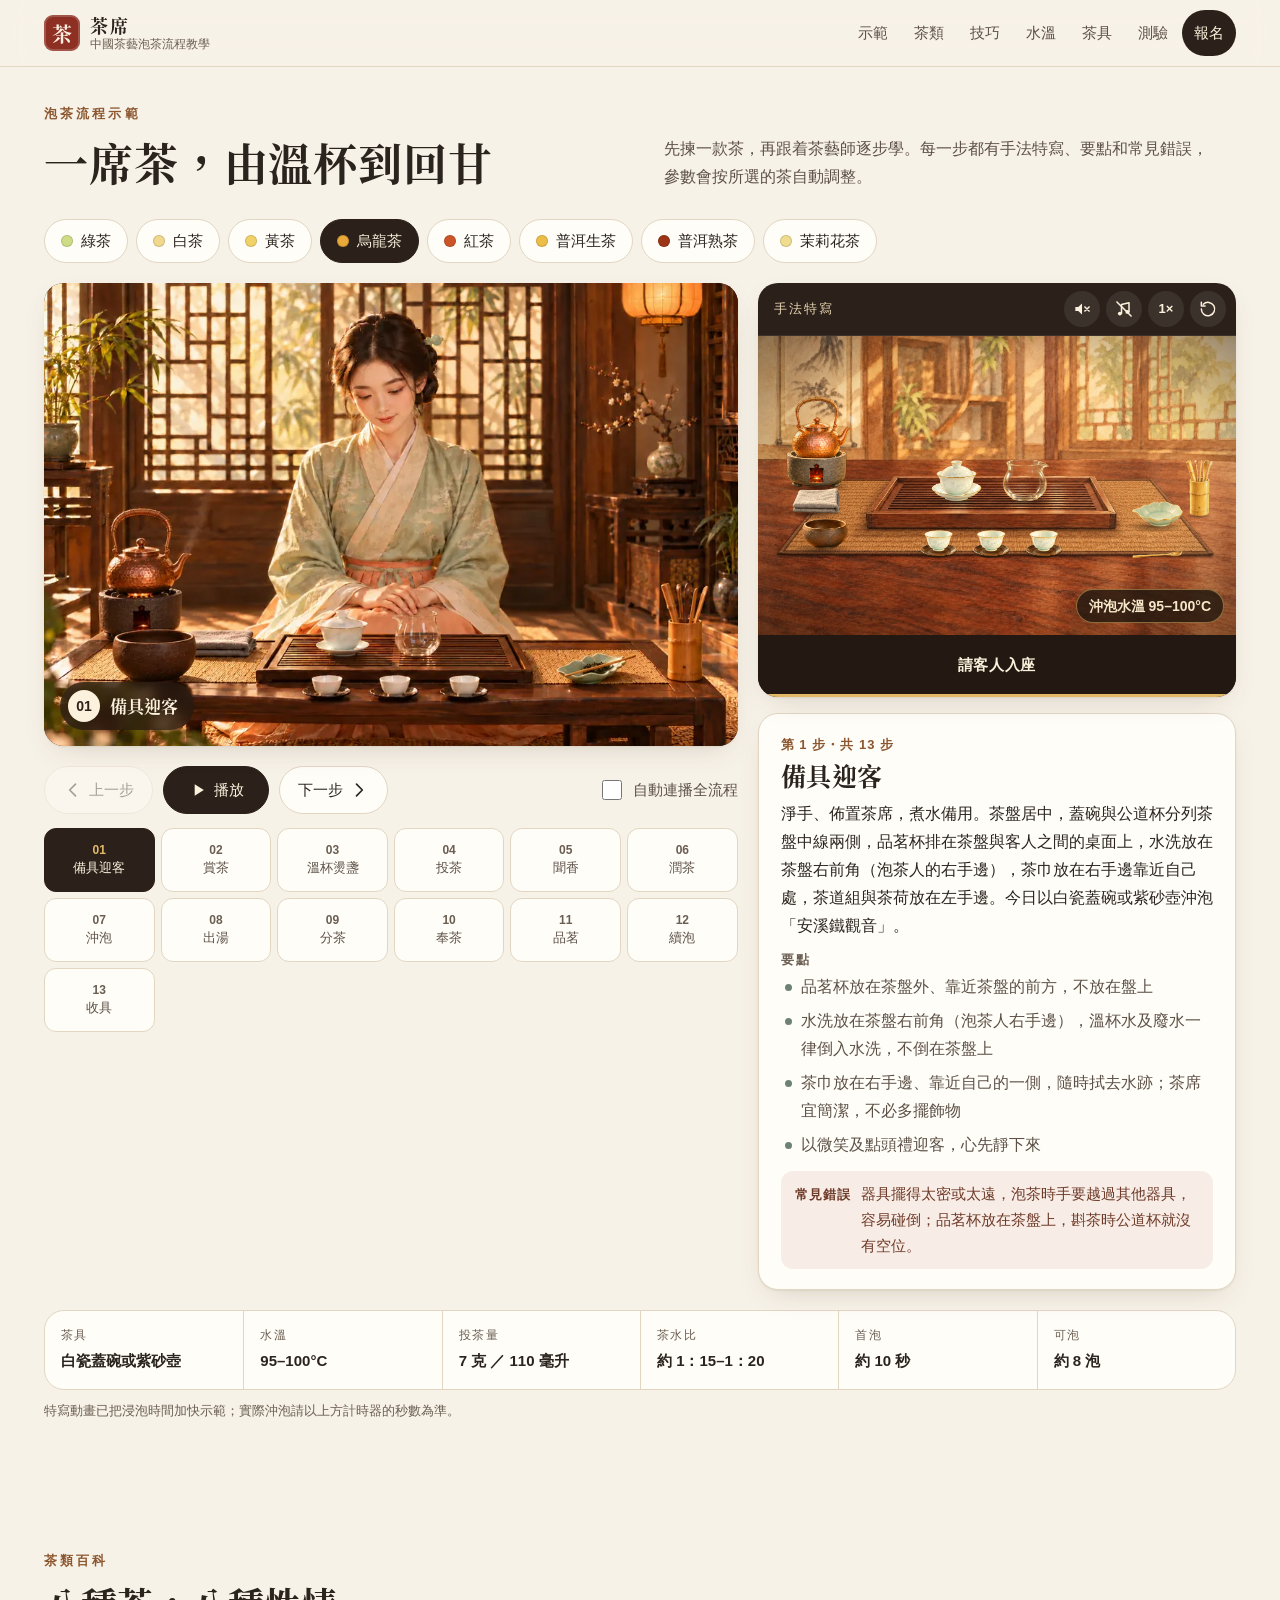
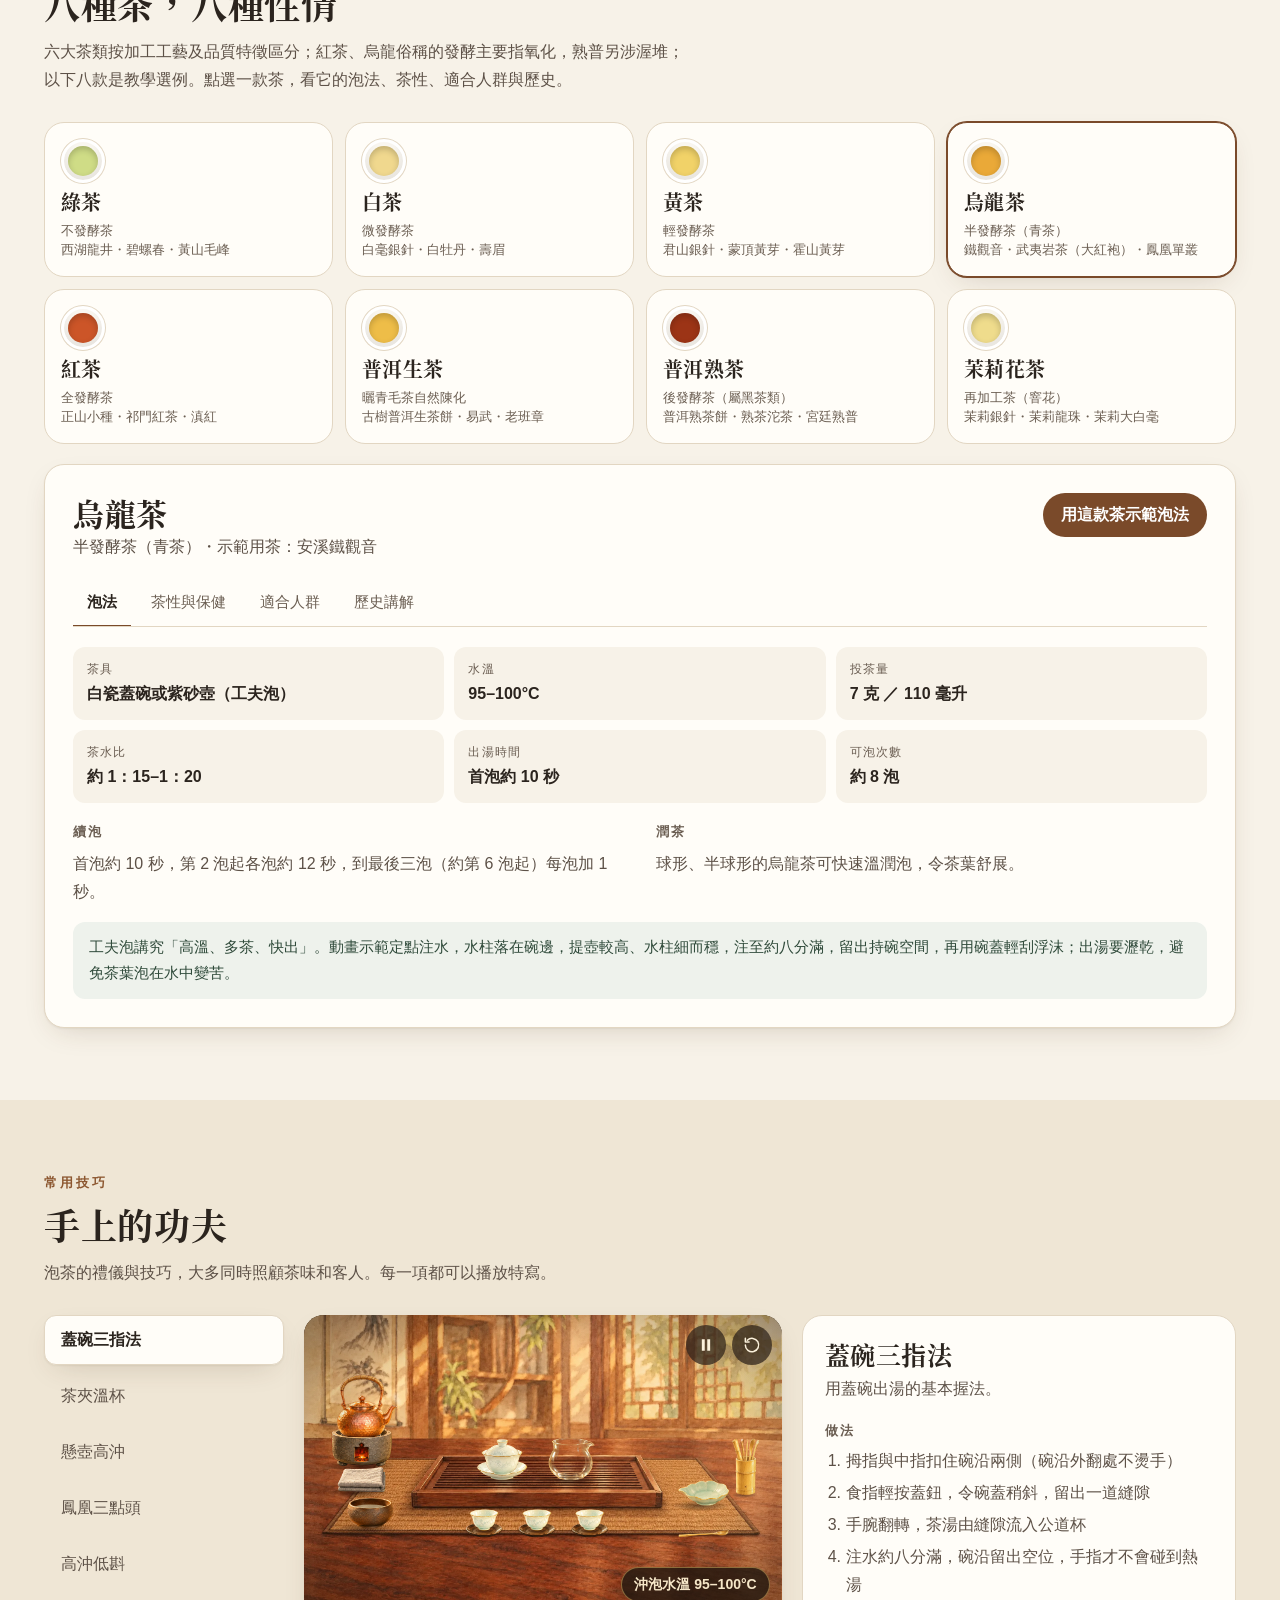
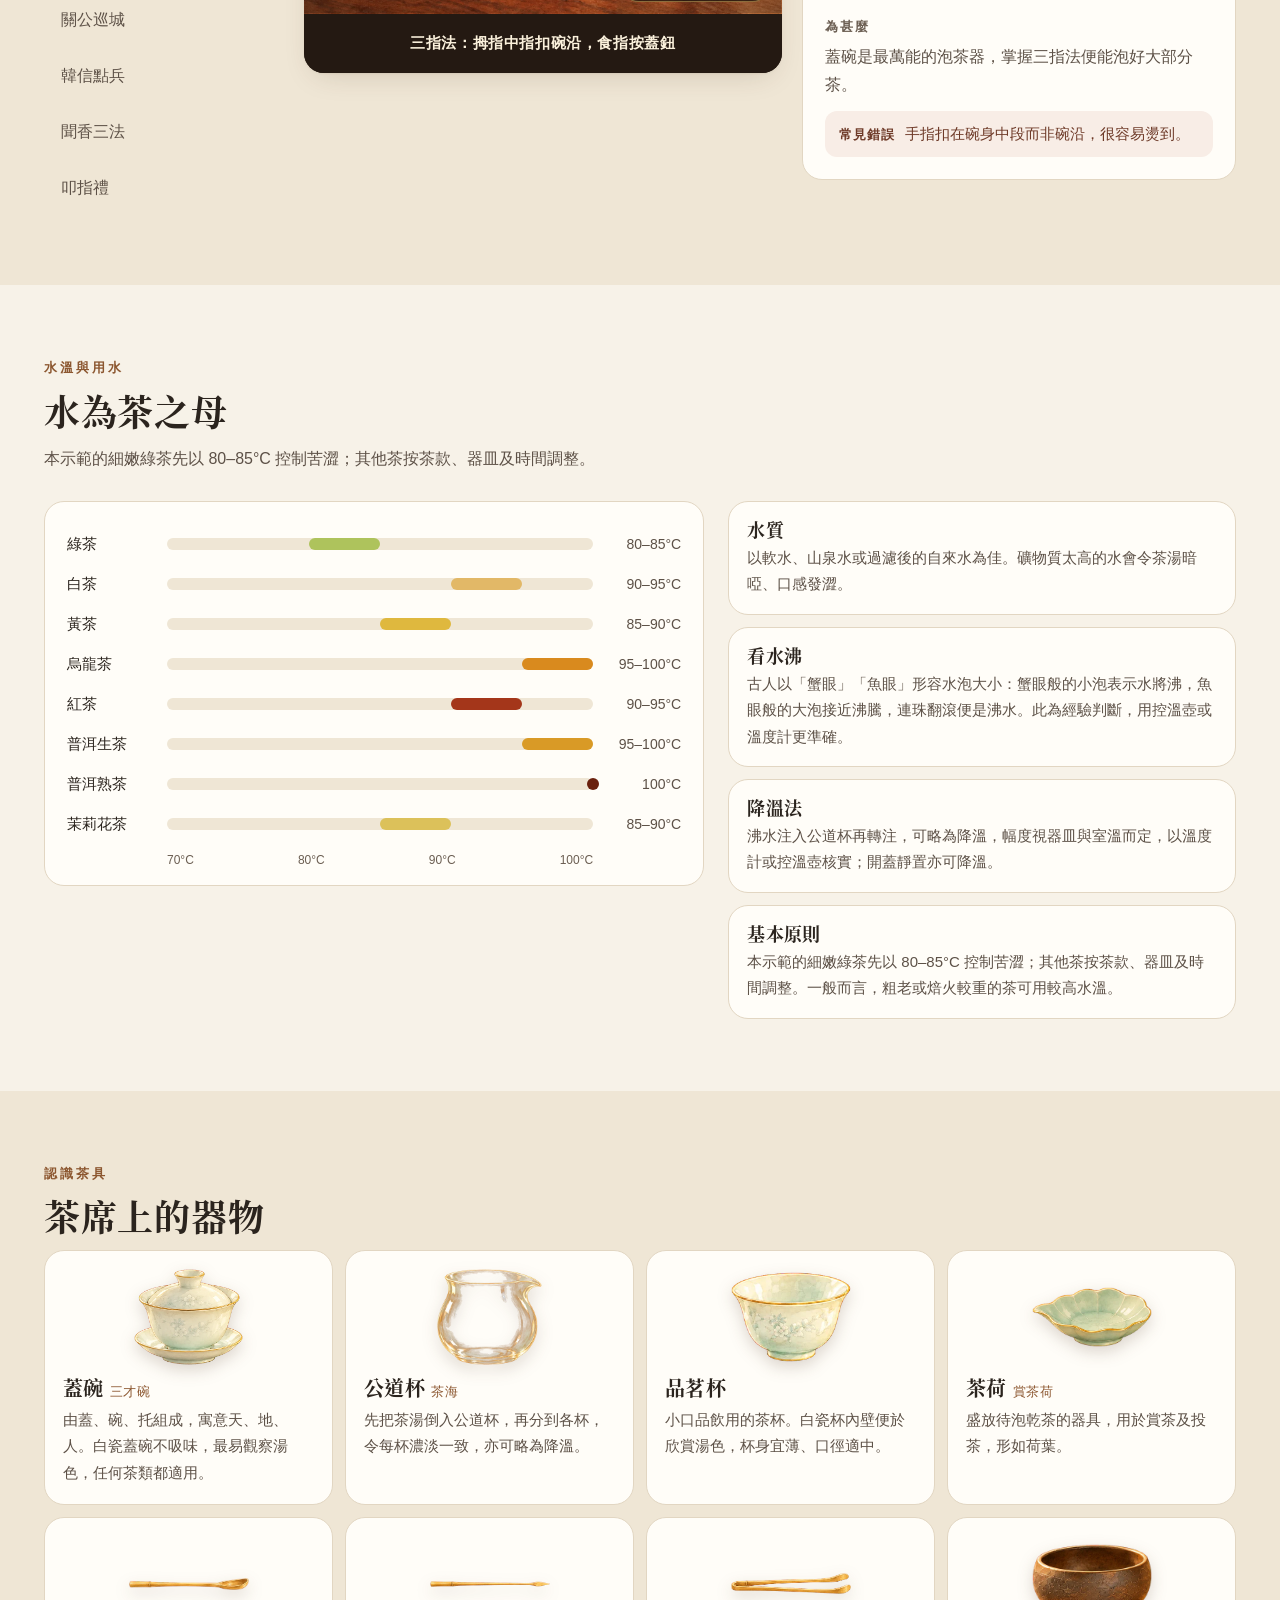
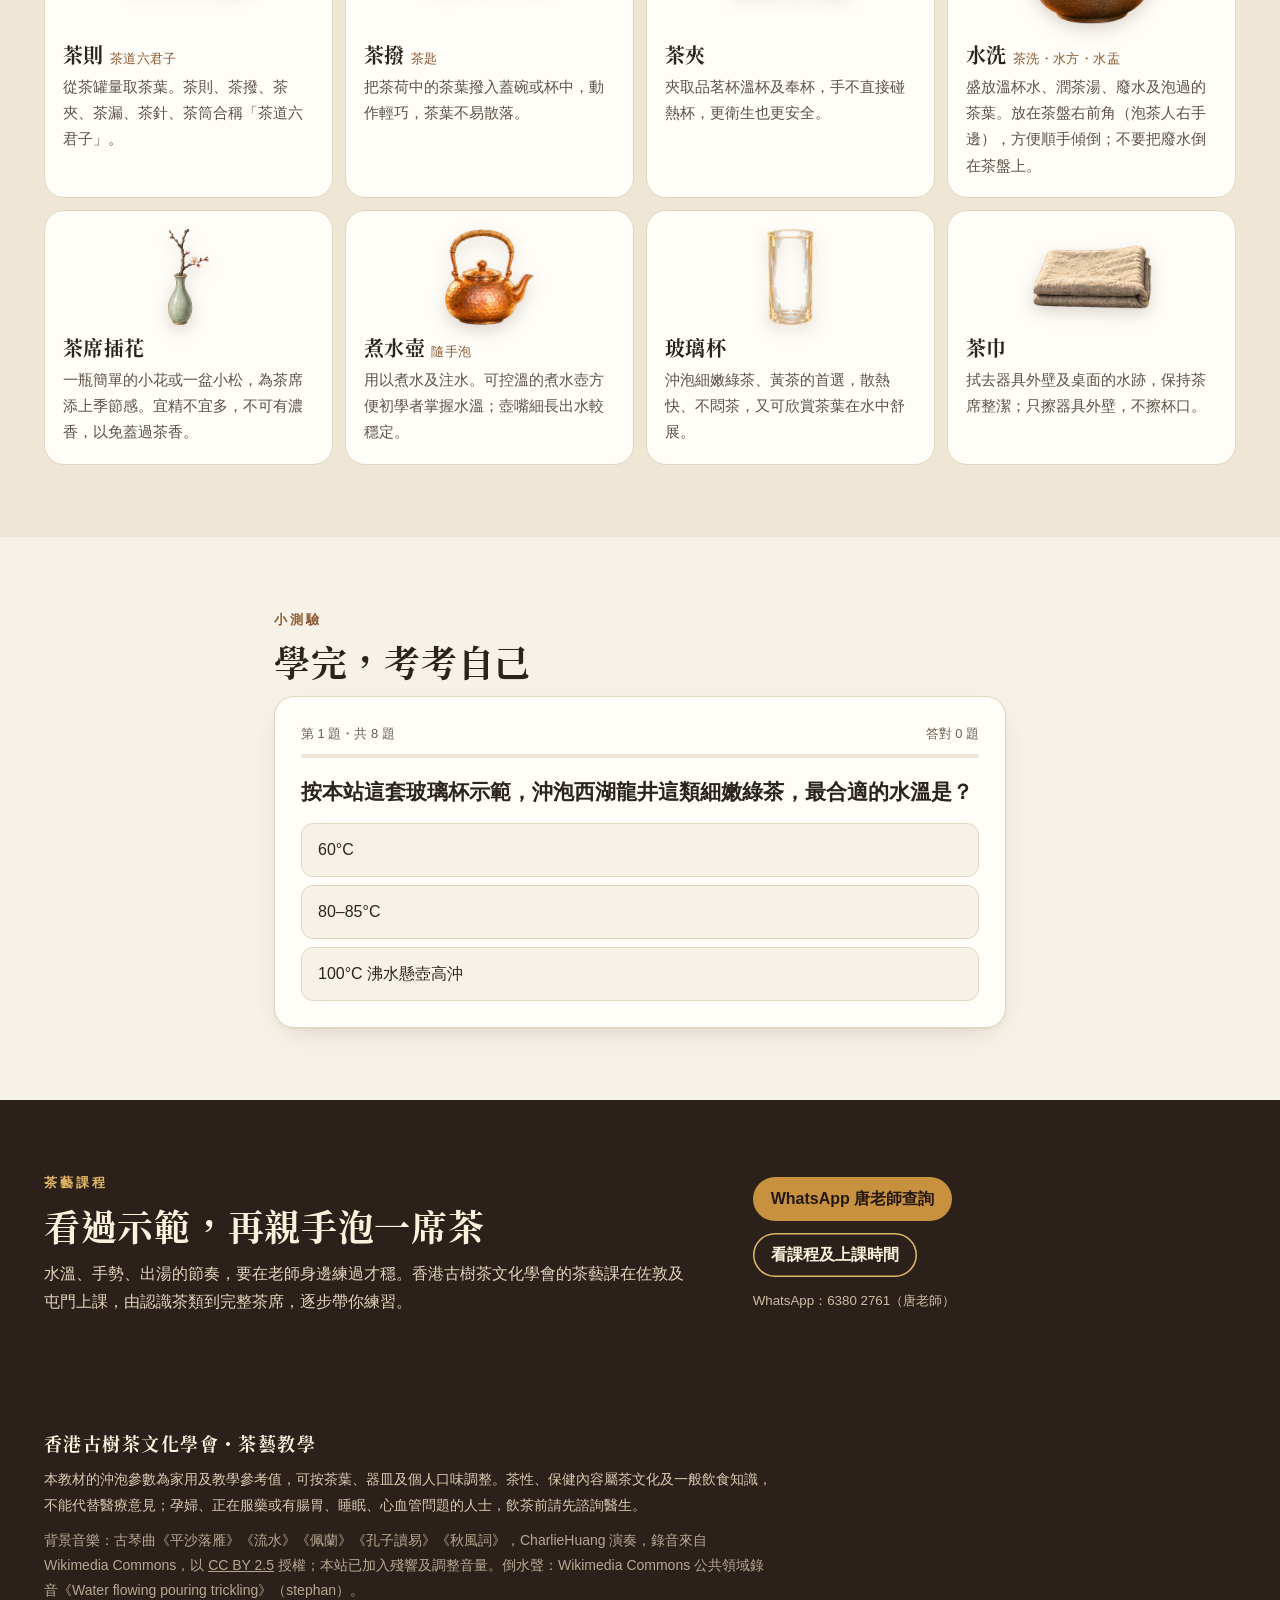
<file: index.html>
<!doctype html>
<html lang="zh-Hant-HK">
<head>
<meta charset="utf-8">
<meta name="viewport" content="width=device-width, initial-scale=1, viewport-fit=cover">
<title>茶席・中國茶藝泡茶流程教學</title>
<meta name="description" content="由溫杯、賞茶、投茶到奉茶品茗，逐步演示中國茶藝泡茶流程；附八種茶的泡法、水溫、茶性、適合人群及歷史，以及常用沖泡技巧。">
<meta property="og:title" content="茶席・中國茶藝泡茶流程教學">
<meta property="og:description" content="逐步演示泡茶流程，認識八種茶的泡法、水溫、茶性與歷史。">
<meta property="og:image" content="https://teabonvivant.github.io/tea-brewing-lesson/assets/img/og.jpg">
<meta property="og:url" content="https://teabonvivant.github.io/tea-brewing-lesson/">
<link rel="canonical" href="https://teabonvivant.github.io/tea-brewing-lesson/">
<meta property="og:type" content="website">
<meta name="theme-color" content="#2b241e">
<meta name="robots" content="noindex">
<link rel="icon" href="data:image/svg+xml,%3Csvg xmlns='http://www.w3.org/2000/svg' viewBox='0 0 64 64'%3E%3Crect width='64' height='64' rx='14' fill='%238d2f22'/%3E%3Cpath d='M18 30h28c-1 10-6 16-14 16s-13-6-14-16zM46 33c6 0 6 8-1 8M24 50h16' fill='none' stroke='%23fbeee0' stroke-width='3.5' stroke-linecap='round'/%3E%3C/svg%3E">
<link rel="preload" href="assets/fonts/tea-serif.woff2" as="font" type="font/woff2" crossorigin>
<link rel="preload" as="image" href="assets/img/scene/greet-960.webp" imagesrcset="assets/img/scene/greet-960.webp 960w, assets/img/scene/greet-1536.webp 1536w" imagesizes="(min-width: 1080px) 60vw, 100vw">
<link rel="stylesheet" href="assets/css/app.css?v=20261031c">
</head>
<body>
<a class="skip" href="#demo">跳到示範</a>
<header class="top">
  <div class="top-in">
    <a class="brand" href="#demo">
      <span class="brand-seal" aria-hidden="true">茶</span>
      <span class="brand-text"><b>茶席</b><small>中國茶藝泡茶流程教學</small></span>
    </a>
    <nav class="top-nav" aria-label="章節">
      <a href="#demo">示範</a><a href="#teas">茶類</a><a href="#skills">技巧</a><a href="#water">水溫</a><a href="#tools">茶具</a><a href="#quiz">測驗</a><a href="#learn" class="nav-cta">報名</a>
    </nav>
  </div>
</header>

<noscript><p style="padding:24px;text-align:center">此教學需要啟用 JavaScript 才能顯示泡茶流程、茶類資料及測驗。請在瀏覽器啟用 JavaScript 後重新載入頁面。</p></noscript>
<main>
  <section id="demo" class="demo" aria-labelledby="demo-title">
    <div class="wrap">
      <div class="demo-head">
        <div>
          <p class="eyebrow">泡茶流程示範</p>
          <h1 id="demo-title">一席茶，由溫杯到回甘</h1>
        </div>
        <p class="lede">先揀一款茶，再跟着茶藝師逐步學。每一步都有手法特寫、要點和常見錯誤，參數會按所選的茶自動調整。</p>
      </div>

      <div class="tea-picker" role="radiogroup" aria-label="選擇茶類" id="teaPicker"></div>

      <div class="theatre">
        <div class="main-col">
        <figure class="scene" id="scene">
          <img class="scene-img is-on" id="sceneA" alt="" width="1536" height="1024" src="assets/img/scene/greet-960.webp" srcset="assets/img/scene/greet-960.webp 960w, assets/img/scene/greet-1536.webp 1536w" sizes="(min-width: 1080px) 60vw, 100vw" fetchpriority="high">
          <img class="scene-img" id="sceneB" alt="" width="1536" height="1024" aria-hidden="true">
          <p class="scene-note" id="sceneNote" role="status"></p>
          <figcaption class="scene-cap"><span class="scene-no" id="sceneNo">01</span><span id="sceneName">備具迎客</span></figcaption>
        </figure>
      <div class="controls" role="group" aria-label="播放控制">
        <button class="ctl" id="prevBtn" type="button"><svg viewBox="0 0 24 24" aria-hidden="true"><path d="M15 5l-7 7 7 7" fill="none" stroke="currentColor" stroke-width="2" stroke-linecap="round" stroke-linejoin="round"/></svg><span>上一步</span></button>
        <button class="ctl ctl-main" id="playBtn" type="button" aria-label="播放"><svg viewBox="0 0 24 24" aria-hidden="true" id="playIcon"><path d="M8 5v14l11-7z" fill="currentColor"/></svg><span id="playText">播放</span></button>
        <button class="ctl" id="nextBtn" type="button"><span>下一步</span><svg viewBox="0 0 24 24" aria-hidden="true"><path d="M9 5l7 7-7 7" fill="none" stroke="currentColor" stroke-width="2" stroke-linecap="round" stroke-linejoin="round"/></svg></button>
        <label class="auto"><input type="checkbox" id="autoBtn"><span>自動連播全流程</span></label>
      </div>

      <ol class="steps" id="steps" aria-label="流程步驟"></ol>

        </div>

        <div class="side">
          <div class="closeup">
            <div class="closeup-head">
              <span class="tag">手法特寫</span>
              <div class="closeup-tools">
                <button class="icon-btn" id="sfxBtn" type="button" aria-pressed="false" aria-label="音效：關">
                  <svg viewBox="0 0 24 24" aria-hidden="true"><path d="M4 9.5v5h3.5L12 18.5v-13L7.5 9.5z" fill="currentColor"/><path class="on-only" d="M15.5 9a4.2 4.2 0 0 1 0 6M18 6.6a7.6 7.6 0 0 1 0 10.8" fill="none" stroke="currentColor" stroke-width="1.8" stroke-linecap="round"/><path class="off-only" d="M15.5 9.5l5 5m0-5l-5 5" fill="none" stroke="currentColor" stroke-width="1.8" stroke-linecap="round"/></svg>
                </button>
                <button class="icon-btn" id="musicBtn" type="button" aria-pressed="false" aria-label="背景音樂：關">
                  <svg viewBox="0 0 24 24" aria-hidden="true"><path d="M9 17.5V6.5l9-2v11" fill="none" stroke="currentColor" stroke-width="1.8" stroke-linecap="round" stroke-linejoin="round"/><circle cx="7" cy="17.5" r="2.3" fill="currentColor"/><circle cx="16" cy="15.5" r="2.3" fill="currentColor"/><path class="off-only" d="M3.5 3.5l17 17" fill="none" stroke="currentColor" stroke-width="1.8" stroke-linecap="round"/></svg>
                </button>
                <select class="track-sel" id="trackSel" aria-label="背景音樂曲目（古琴）" hidden></select>
                <button class="icon-btn" id="speedBtn" type="button" aria-label="1× 播放速度">1×</button>
                <button class="icon-btn" id="replayBtn" type="button" aria-label="重播這一步">
                  <svg viewBox="0 0 24 24" aria-hidden="true"><path d="M4 12a8 8 0 1 0 2.4-5.7M4 4v4.5h4.5" fill="none" stroke="currentColor" stroke-width="1.8" stroke-linecap="round" stroke-linejoin="round"/></svg>
                </button>
              </div>
            </div>
            <div class="stage-wrap"><svg class="stage" id="stage" viewBox="0 0 800 500" role="img" aria-label="泡茶手法特寫動畫"></svg></div><p class="cu-label" id="cuLabel" aria-live="polite"></p>
            <div class="progress" aria-hidden="true"><span id="progressBar"></span></div>
          </div>

          <article class="step-card" id="stepCard" aria-live="polite">
            <div class="step-top">
              <span class="step-count" id="stepCount">第 1 步・共 11 步</span>
              <h2 class="step-name" id="stepName">備具迎客</h2>
            </div>
            <p class="step-desc" id="stepDesc"></p>
            <h3 class="mini-h">要點</h3>
            <ul class="points" id="stepPoints"></ul>
            <div class="mistake"><b>常見錯誤</b><span id="stepMistake"></span></div>
            <div class="timer" id="timer" hidden>
              <div class="timer-ring" role="timer" aria-label="剩餘秒數"><svg viewBox="0 0 44 44" aria-hidden="true"><circle cx="22" cy="22" r="19"/><circle id="timerArc" cx="22" cy="22" r="19"/></svg><span id="timerNum">10</span></div>
              <div class="timer-body">
                <b>泡茶計時器</b>
                <div class="timer-row">
                  <button class="mini-btn" id="infMinus" type="button" aria-label="上一泡">−</button>
                  <span id="infLabel">第 1 泡</span>
                  <button class="mini-btn" id="infPlus" type="button" aria-label="下一泡">＋</button>
                  <button class="mini-btn primary" id="timerGo" type="button">開始</button>
                </div>
                <small id="timerNote"></small>
                <span class="sr-only" id="timerStatus" role="status"></span>
              </div>
            </div>
          </article>
        </div>
      </div>

      <dl class="params" id="params"></dl>
      <p class="demo-note">特寫動畫已把浸泡時間加快示範；實際沖泡請以上方計時器的秒數為準。</p>
    </div>
  </section>

  <section id="teas" class="sec" aria-labelledby="teas-title">
    <div class="wrap">
      <p class="eyebrow">茶類百科</p>
      <h2 id="teas-title" class="sec-title">八種茶，八種性情</h2>
      <p class="sec-lede">六大茶類按加工工藝及品質特徵區分；紅茶、烏龍俗稱的發酵主要指氧化，熟普另涉渥堆；以下八款是教學選例。點選一款茶，看它的泡法、茶性、適合人群與歷史。</p>
      <div class="tea-grid" id="teaGrid"></div>
      <article class="tea-detail" id="teaDetail" aria-live="polite"></article>
    </div>
  </section>

  <section id="skills" class="sec sec-alt" aria-labelledby="skills-title">
    <div class="wrap">
      <p class="eyebrow">常用技巧</p>
      <h2 id="skills-title" class="sec-title">手上的功夫</h2>
      <p class="sec-lede">泡茶的禮儀與技巧，大多同時照顧茶味和客人。每一項都可以播放特寫。</p>
      <div class="skills">
        <div class="skill-list" role="tablist" aria-label="技巧" id="skillList"></div>
        <div class="skill-view">
          <div class="closeup closeup-sm">
            <div class="stage-wrap"><svg class="stage" id="stage2" viewBox="0 0 800 500" role="img" aria-label="技巧特寫動畫"></svg></div>
            <p class="cu-label" id="cuLabel2"></p>
            <div class="skill-ctl">
              <button class="icon-btn" id="skillPlay" type="button" aria-label="暫停技巧動畫"><svg viewBox="0 0 24 24" aria-hidden="true"><path id="skillPlayIcon" d="M7 5h3.5v14H7zM13.5 5H17v14h-3.5z" fill="currentColor"/></svg></button>
              <button class="icon-btn" id="skillReplay" type="button" aria-label="重播技巧動畫"><svg viewBox="0 0 24 24" aria-hidden="true"><path d="M4 12a8 8 0 1 0 2.4-5.7M4 4v4.5h4.5" fill="none" stroke="currentColor" stroke-width="1.8" stroke-linecap="round" stroke-linejoin="round"/></svg></button>
            </div>
          </div>
          <div class="skill-body" id="skillBody" role="tabpanel" aria-live="polite"></div>
        </div>
      </div>
    </div>
  </section>

  <section id="water" class="sec" aria-labelledby="water-title">
    <div class="wrap">
      <p class="eyebrow">水溫與用水</p>
      <h2 id="water-title" class="sec-title">水為茶之母</h2>
      <p class="sec-lede">本示範的細嫩綠茶先以 80–85°C 控制苦澀；其他茶按茶款、器皿及時間調整。</p>
      <div class="water">
        <div class="temp-chart" id="tempChart" role="img" aria-label="各茶類建議水溫"></div>
        <div class="water-notes" id="waterNotes"></div>
      </div>
    </div>
  </section>

  <section id="tools" class="sec sec-alt" aria-labelledby="tools-title">
    <div class="wrap">
      <p class="eyebrow">認識茶具</p>
      <h2 id="tools-title" class="sec-title">茶席上的器物</h2>
      <div class="tool-grid" id="toolGrid"></div>
    </div>
  </section>

  <section id="quiz" class="sec" aria-labelledby="quiz-title">
    <div class="wrap narrow">
      <p class="eyebrow">小測驗</p>
      <h2 id="quiz-title" class="sec-title">學完，考考自己</h2>
      <div class="quiz" id="quizBox"></div>
    </div>
  </section>
  <section id="learn" class="sec sec-learn" aria-labelledby="learn-title">
    <div class="wrap">
      <div class="learn">
        <div>
          <p class="eyebrow">茶藝課程</p>
          <h2 id="learn-title" class="sec-title">看過示範，再親手泡一席茶</h2>
          <p class="sec-lede">水溫、手勢、出湯的節奏，要在老師身邊練過才穩。香港古樹茶文化學會的茶藝課在佐敦及屯門上課，由認識茶類到完整茶席，逐步帶你練習。</p>
        </div>
        <div class="learn-acts">
          <a class="td-btn" href="https://wa.me/85263802761?text=%E4%BD%A0%E5%A5%BD%EF%BC%8C%E6%88%91%E6%83%B3%E6%9F%A5%E8%A9%A2%E8%8C%B6%E8%97%9D%E8%AA%B2%E7%A8%8B" target="_blank" rel="noopener">WhatsApp 唐老師查詢</a>
          <a class="td-btn ghost" href="https://www.organict.net/teaclass" target="_blank" rel="noopener">看課程及上課時間</a>
          <small>WhatsApp：6380 2761（唐老師）</small>
        </div>
      </div>
    </div>
  </section>
</main>

<footer class="foot">
  <div class="wrap">
    <p class="foot-brand">香港古樹茶文化學會・茶藝教學</p>
    <p class="foot-note">本教材的沖泡參數為家用及教學參考值，可按茶葉、器皿及個人口味調整。茶性、保健內容屬茶文化及一般飲食知識，不能代替醫療意見；孕婦、正在服藥或有腸胃、睡眠、心血管問題的人士，飲茶前請先諮詢醫生。</p>
    <p class="foot-note foot-credit">背景音樂：古琴曲《平沙落雁》《流水》《佩蘭》《孔子讀易》《秋風詞》，CharlieHuang 演奏，錄音來自 Wikimedia Commons，以 <a href="https://creativecommons.org/licenses/by/2.5/deed.zh_TW" rel="noopener license" target="_blank">CC BY 2.5</a> 授權；本站已加入殘響及調整音量。倒水聲：Wikimedia Commons 公共領域錄音《Water flowing pouring trickling》（stephan）。</p>
  </div>
</footer>

<script src="assets/js/data.js?v=20261031c"></script>
<script src="assets/js/kit.js?v=20261031c"></script>
<script src="assets/js/audio.js?v=20261031c"></script>
<script src="assets/js/stage.js?v=20261031c"></script>
<script src="assets/js/app.js?v=20261031c"></script>
</body>
</html>
</file>
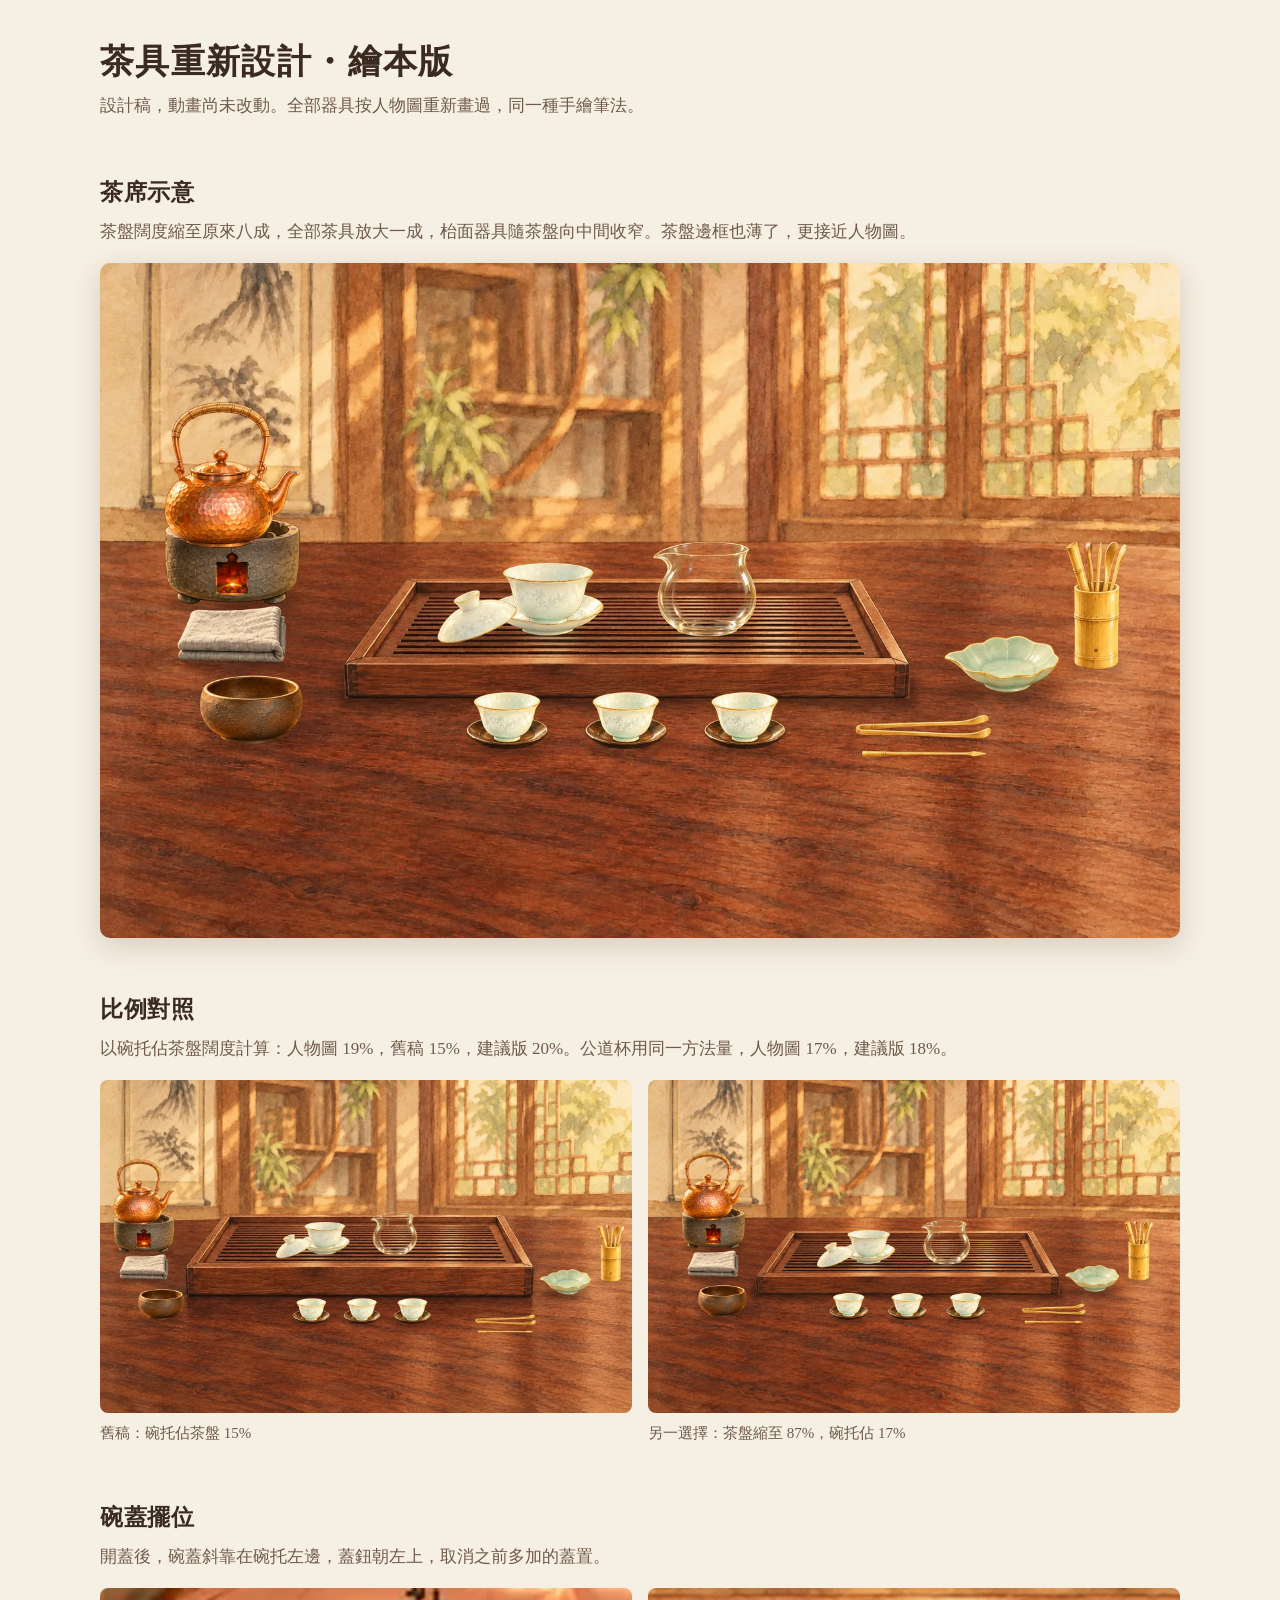
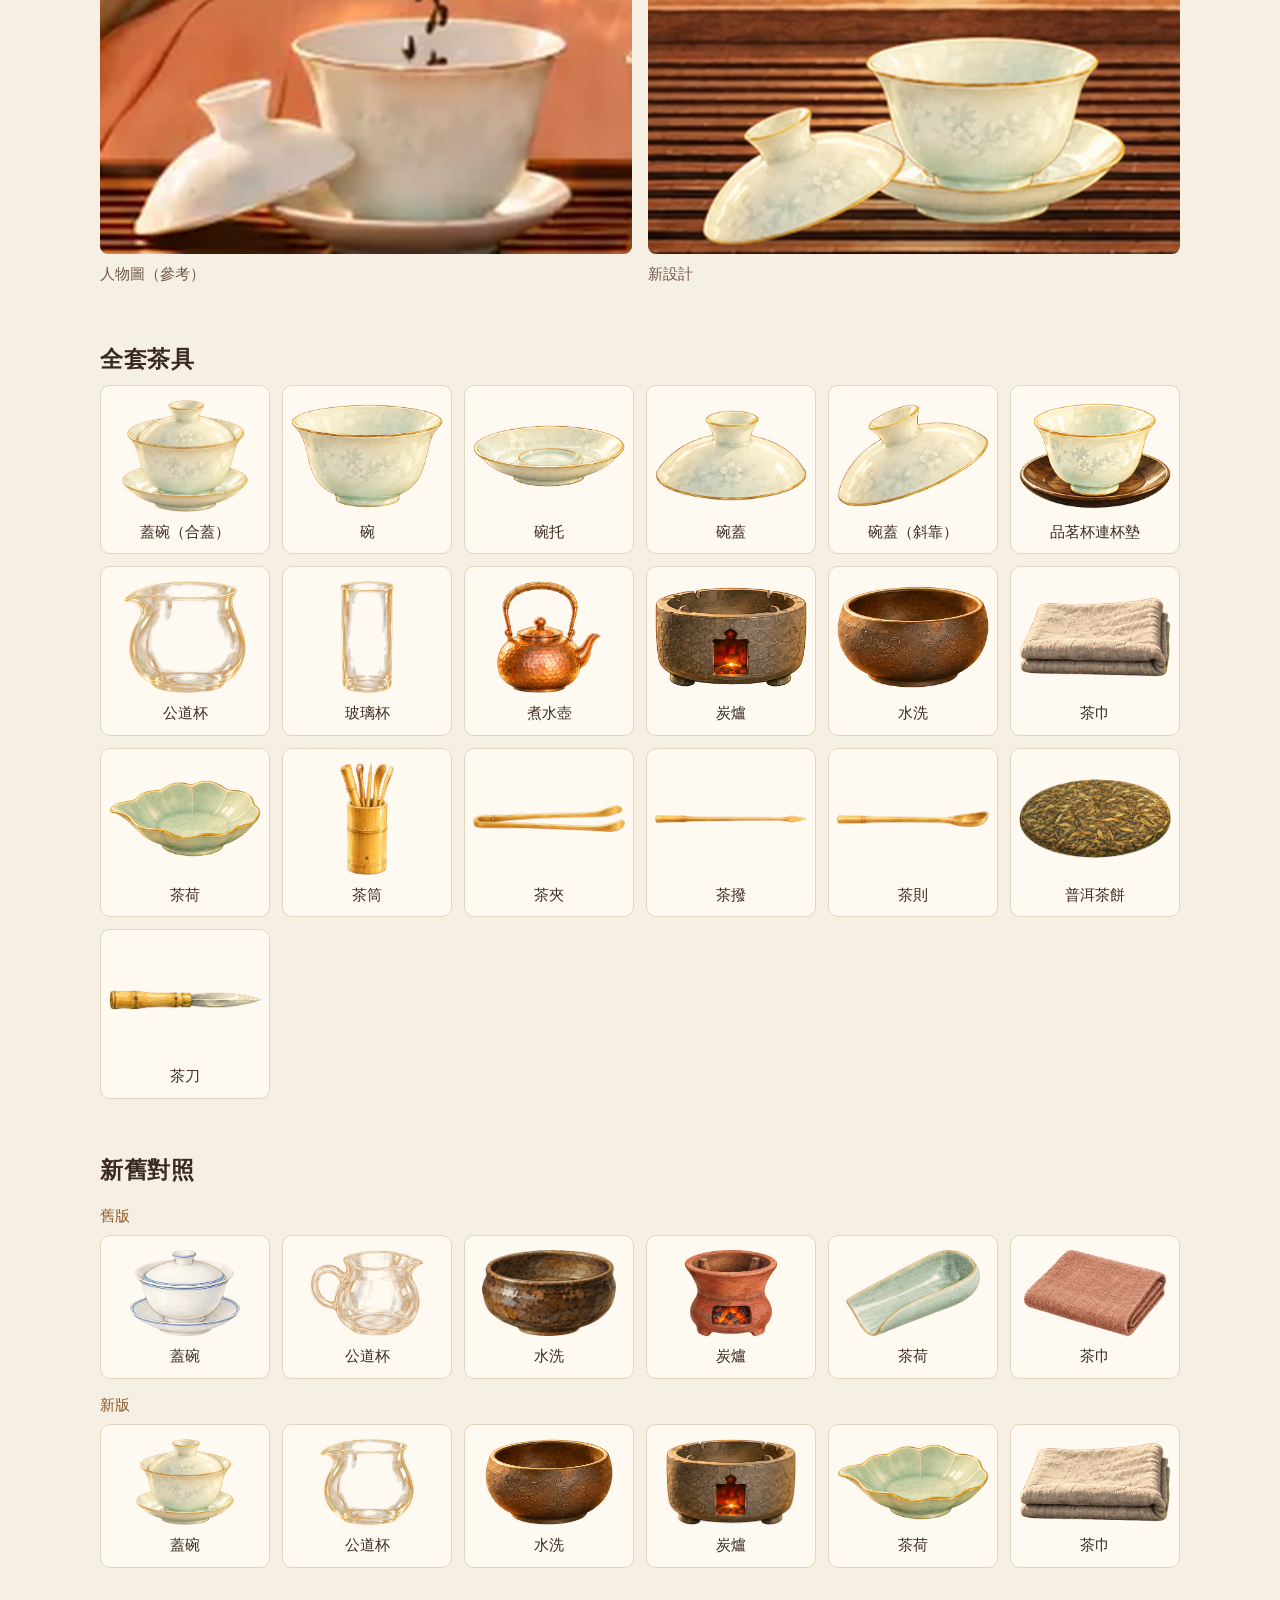
<file: docs/茶具重新設計/index.html>
<!doctype html><html lang="zh-HK"><head><meta charset="utf-8"><meta name="viewport" content="width=device-width,initial-scale=1"><meta name="robots" content="noindex">
<title>茶具重新設計｜繪本版設計稿</title>
<style>
:root{--ink:#3b2a20;--mut:#6f5a4b;--pa:#f6efe3;--card:#fffaf1;--line:#e3d5bf;--ac:#8c5a2b}
*{box-sizing:border-box}body{margin:0;background:var(--pa);color:var(--ink);font:17px/1.7 "Noto Serif TC","Noto Serif CJK TC","Songti TC",serif}
main{max-width:1120px;margin:auto;padding:40px 20px 72px}h1{font-size:34px;line-height:1.3;margin:0 0 8px;letter-spacing:.04em}
h2{font-size:23px;margin:52px 0 6px;letter-spacing:.03em}p{margin:0 0 16px;color:var(--mut)}
img{display:block;max-width:100%;height:auto}.hero{border-radius:10px;width:100%;box-shadow:0 8px 28px #5a3a1c30}
.two{display:grid;grid-template-columns:1fr 1fr;gap:16px}figure{margin:0}figcaption{font-size:15px;color:var(--mut);padding-top:8px}.two img{width:100%;border-radius:8px}
.grid{display:grid;grid-template-columns:repeat(6,1fr);gap:12px}.it{background:var(--card);border:1px solid var(--line);border-radius:10px;padding:12px 8px 8px;text-align:center}
.it div{height:116px;display:flex;align-items:center;justify-content:center}.it img{max-height:112px;max-width:100%;width:auto}.it span{font-size:15px;display:block;padding-top:6px}
.cmp{display:grid;grid-template-columns:repeat(6,1fr);gap:12px}.cmp .it div{height:90px}.cmp .it img{max-height:86px}
.lab{font-size:15px;color:var(--ac);margin:14px 0 6px}
@media(max-width:760px){h1{font-size:28px}main{padding-top:28px}.two{grid-template-columns:1fr}.grid,.cmp{grid-template-columns:repeat(3,1fr);gap:8px}.it div{height:92px}.it img{max-height:88px}}
</style></head><body><main>
<h1>茶具重新設計・繪本版</h1><p>設計稿，動畫尚未改動。全部器具按人物圖重新畫過，同一種手繪筆法。</p>
<h2>茶席示意</h2><p>茶盤闊度縮至原來八成，全部茶具放大一成，枱面器具隨茶盤向中間收窄。茶盤邊框也薄了，更接近人物圖。</p>
<img class="hero" src="img/mock.webp" width="1600" height="1000" alt="新比例茶席示意圖：較細的茶盤上有蓋碗和公道杯，碗蓋斜靠碗托左邊，前方三隻品茗杯，左邊煮水壺、茶巾、水洗，右邊茶荷、茶筒、茶夾和茶撥">
<h2>比例對照</h2><p>以碗托佔茶盤闊度計算：人物圖 19%，舊稿 15%，建議版 20%。公道杯用同一方法量，人物圖 17%，建議版 18%。</p>
<div class="two"><figure><img src="img/mock-old.webp" width="1600" height="1000" alt="舊比例：茶盤很闊，茶具顯得細小"><figcaption>舊稿：碗托佔茶盤 15%</figcaption></figure><figure><img src="img/mock-b.webp" width="1600" height="1000" alt="折衷比例：茶盤稍大，茶具稍細"><figcaption>另一選擇：茶盤縮至 87%，碗托佔 17%</figcaption></figure></div>
<h2>碗蓋擺位</h2><p>開蓋後，碗蓋斜靠在碗托左邊，蓋鈕朝左上，取消之前多加的蓋置。</p>
<div class="two"><figure><img src="img/lid-scene.webp" width="1120" height="560" alt="人物圖中碗蓋斜靠碗托的特寫"><figcaption>人物圖（參考）</figcaption></figure><figure><img src="img/lid-new.webp" width="1120" height="560" alt="新繪本蓋碗，碗蓋斜靠碗托的特寫"><figcaption>新設計</figcaption></figure></div>
<h2>全套茶具</h2><div class="grid" id="g"></div>
<h2>新舊對照</h2><p class="lab">舊版</p><div class="cmp" id="o"></div><p class="lab">新版</p><div class="cmp" id="n"></div>
</main><script>
const A=[["gclosed","蓋碗（合蓋）"],["bowl","碗"],["saucer","碗托"],["lid","碗蓋"],["lidlean","碗蓋（斜靠）"],["cupmat","品茗杯連杯墊"],["pitcher","公道杯"],["tumbler","玻璃杯"],["kettle","煮水壺"],["stove","炭爐"],["wash","水洗"],["towel","茶巾"],["chahe","茶荷"],["holder","茶筒"],["tongs","茶夾"],["pick","茶撥"],["scoop","茶則"],["cake","普洱茶餅"],["knife","茶刀"]];
const C=[["gclosed","蓋碗"],["pitcher","公道杯"],["wash","水洗"],["stove","炭爐"],["chahe","茶荷"],["towel","茶巾"]];
const t=(s,n)=>`<div class="it"><div><img src="img/${s}.webp" alt="${n}" loading="lazy"></div><span>${n}</span></div>`;
g.innerHTML=A.map(a=>t(a[0],a[1])).join("");o.innerHTML=C.map(a=>t("old-"+a[0],a[1])).join("");n.innerHTML=C.map(a=>t(a[0],a[1])).join("");
</script></body></html>
</file>
<file: assets/css/app.css>
@font-face {
  font-family: "TeaSerif";
  src: url("../fonts/tea-serif.woff2") format("woff2");
  font-weight: 600;
  font-display: swap;
}

:root {
  --paper: #f7f2e8;
  --paper-2: #efe6d5;
  --card: #fffdf8;
  --ink: #2b241e;
  --ink-2: #5d5147;
  --ink-3: #6b5e52;
  --line: #e2d6c2;
  --tea: #7a4a2a;
  --tea-2: #8c5730;
  --green: #3c5848;
  --gold: #a3813f;
  --night: #2b211a;
  --serif: "TeaSerif", "Noto Serif TC", "Noto Serif CJK TC", "Songti TC", serif;
  --sans: -apple-system, BlinkMacSystemFont, "PingFang TC", "Noto Sans TC", "Noto Sans CJK TC", "Microsoft JhengHei", sans-serif;
  --r: 20px;
  --r-sm: 12px;
  --shadow: 0 1px 2px rgba(74, 46, 24, .06), 0 10px 30px -12px rgba(74, 46, 24, .22);
  --ease: cubic-bezier(.2, .7, .2, 1);
}

* { box-sizing: border-box; }
html { scroll-behavior: smooth; -webkit-text-size-adjust: 100%; }
body {
  margin: 0;
  background: var(--paper);
  color: var(--ink);
  font: 400 16px/1.75 var(--sans);
  -webkit-font-smoothing: antialiased;
}
img, svg { display: block; max-width: 100%; }
button { font: inherit; color: inherit; }
h1, h2, h3 { font-family: var(--serif); font-weight: 600; line-height: 1.3; margin: 0; letter-spacing: .02em; }
p { margin: 0; }
a { color: inherit; }
:focus-visible { outline: 2px solid var(--gold); outline-offset: 3px; border-radius: 6px; }

.skip { position: absolute; left: -999px; top: 8px; background: var(--night); color: #fff; padding: 8px 14px; border-radius: 8px; z-index: 50; }
.skip:focus { left: 8px; }
.wrap { max-width: 1240px; margin: 0 auto; padding: 0 24px; }
.wrap.narrow { max-width: 780px; }
.eyebrow { font-size: 13px; letter-spacing: .24em; color: var(--tea-2); font-weight: 600; margin-bottom: 8px; }

/* 頂欄 */
.top { position: sticky; top: 0; z-index: 30; background: rgba(247, 242, 232, .88); backdrop-filter: blur(12px); -webkit-backdrop-filter: blur(12px); border-bottom: 1px solid var(--line); }
.top-in { max-width: 1240px; margin: 0 auto; padding: 10px 24px; display: flex; align-items: center; justify-content: space-between; gap: 16px; }
.brand { display: flex; align-items: center; gap: 10px; text-decoration: none; flex: none; white-space: nowrap; }
.brand-seal { width: 36px; height: 36px; border-radius: 9px; background: #8d2f22; color: #fbeee0; display: grid; place-items: center; font-family: var(--serif); font-size: 20px; box-shadow: inset 0 0 0 2px rgba(255, 255, 255, .18); }
.brand-text { display: flex; flex-direction: column; line-height: 1.2; }
.brand-text b { font-family: var(--serif); font-size: 18px; font-weight: 600; letter-spacing: .1em; }
.brand-text small { font-size: 12px; color: var(--ink-3); }
.top-nav { display: flex; gap: 2px; overflow-x: auto; scrollbar-width: none; }
.top-nav::-webkit-scrollbar { display: none; }
.top-nav a { text-decoration: none; font-size: 15px; padding: 10px 12px; border-radius: 999px; color: var(--ink-2); white-space: nowrap; transition: background .2s var(--ease), color .2s var(--ease); }
.top-nav a:hover { background: var(--paper-2); color: var(--ink); }

/* 示範區 */
.demo { padding: 36px 0 56px; }
.demo-head { display: grid; grid-template-columns: 1fr 1fr; gap: 24px 48px; align-items: end; margin-bottom: 24px; }
.demo-head h1 { font-size: clamp(30px, 4vw, 44px); }
.lede { color: var(--ink-2); font-size: 16px; max-width: 34em; }

.tea-picker { display: flex; gap: 8px; overflow-x: auto; padding: 4px 2px 12px; margin: 0 -2px 8px; scrollbar-width: thin; }
.chip { display: inline-flex; align-items: center; gap: 8px; min-height: 44px; padding: 8px 16px; border-radius: 999px; border: 1px solid var(--line); background: var(--card); cursor: pointer; white-space: nowrap; font-size: 15px; transition: border-color .2s var(--ease), background .2s var(--ease), transform .2s var(--ease); }
.chip:hover { border-color: #cdb998; }
.chip:active { transform: scale(.97); }
.chip[aria-checked="true"] { background: var(--night); border-color: var(--night); color: #fbf1dc; }
.dot { width: 12px; height: 12px; border-radius: 50%; box-shadow: inset 0 0 0 1px rgba(0, 0, 0, .15); flex: none; }

.theatre { display: grid; grid-template-columns: minmax(0, 1.45fr) minmax(0, 1fr); gap: 20px; align-items: start; }
.scene { position: relative; margin: 0; border-radius: var(--r); overflow: hidden; aspect-ratio: 3 / 2; background: #3a2618; box-shadow: var(--shadow); }
.scene-img { position: absolute; inset: 0; width: 100%; height: 100%; object-fit: cover; opacity: 0; transition: opacity .45s var(--ease); }
.scene-img.is-on { opacity: 1; }
.scene-note { position: absolute; left: 12px; right: 12px; top: 12px; margin: 0; padding: 8px 14px; border-radius: 12px; background: rgba(36, 25, 17, .84); color: #fbf1dc; font-size: 14px; opacity: 0; pointer-events: none; transition: opacity .2s var(--ease); }
.scene-note.on { opacity: 1; }
.scene-cap { position: absolute; left: 16px; bottom: 16px; display: flex; align-items: center; gap: 10px; padding: 8px 16px 8px 8px; border-radius: 999px; background: rgba(36, 25, 17, .72); backdrop-filter: blur(6px); -webkit-backdrop-filter: blur(6px); color: #fbf1dc; font-family: var(--serif); font-size: 17px; }
.scene-no { display: grid; place-items: center; width: 32px; height: 32px; border-radius: 50%; background: #fbf1dc; color: var(--night); font-size: 14px; font-family: var(--sans); font-weight: 700; }

.side { display: grid; gap: 16px; }
.closeup { position: relative; background: var(--night); border-radius: var(--r); overflow: hidden; box-shadow: var(--shadow); }
.closeup-head { display: flex; flex-wrap: wrap; gap: 6px 8px; justify-content: space-between; align-items: center; padding: 8px 10px 8px 16px; border-bottom: 1px solid rgba(255, 255, 255, .08); }
.closeup-tools { display: flex; flex-wrap: wrap; align-items: center; justify-content: flex-end; gap: 6px; min-width: 0; }
.closeup-tools .icon-btn { flex: none; }
.track-sel { max-width: 100%; }
.closeup-tools .icon-btn { width: 36px; height: 36px; }
.track-sel { appearance: none; -webkit-appearance: none; border: 0; border-radius: 999px; background: rgba(255, 255, 255, .08) url("data:image/svg+xml,%3Csvg xmlns='http://www.w3.org/2000/svg' viewBox='0 0 10 6'%3E%3Cpath d='M1 1l4 4 4-4' fill='none' stroke='%23e9d6b2' stroke-width='1.5'/%3E%3C/svg%3E") no-repeat right 10px center / 9px 6px; color: #fbf1dc; font: inherit; font-size: 13px; font-weight: 600; min-height: 36px; padding: 0 26px 0 12px; cursor: pointer; }
.track-sel:hover { background-color: rgba(255, 255, 255, .16); }
.track-sel:focus-visible { outline: 2px solid #e2b866; outline-offset: 2px; }
.track-sel option { color: #2b211a; background: #fbf1dc; }
.foot-credit { margin-top: 10px; font-size: 13px; opacity: .8; }
.foot-credit a { color: inherit; }
.icon-btn:focus-visible { outline: 2px solid #e2b866; outline-offset: 2px; }
.icon-btn[aria-pressed="true"] { background: #e2b866; color: #2b211a; }
.icon-btn[aria-pressed="true"] .off-only, .icon-btn[aria-pressed="false"] .on-only { display: none; }
.tag { white-space: nowrap; font-size: 13px; letter-spacing: .16em; color: #e9d6b2; }
.stage-wrap { position: relative; }
section[id] { scroll-margin-top: 64px; }
.cu-label { display: flex; align-items: center; justify-content: center; min-height: calc(3em + 14px); margin: 0; padding: 7px 16px; background: #241912; color: #fbf1dc; font-size: 15px; font-weight: 600; line-height: 1.5; text-align: center; letter-spacing: .04em; opacity: 0; transition: opacity .2s var(--ease); }
.cu-label.on { opacity: 1; }
.stage { width: 100%; height: auto; aspect-ratio: 8 / 5; transition: opacity .35s var(--ease); background: #2b211a; }
.stage.is-loading { opacity: 0; }
.tb-svgtext { font-family: var(--sans); font-weight: 600; letter-spacing: .04em; }
.progress { height: 3px; background: rgba(255, 255, 255, .08); }
.progress span { display: block; height: 100%; width: 0; background: #e2b866; }

.icon-btn { width: 40px; height: 40px; border-radius: 50%; border: 0; background: rgba(255, 255, 255, .08); color: #fbf1dc; display: grid; place-items: center; cursor: pointer; font-size: 13px; font-weight: 700; transition: background .2s var(--ease), transform .2s var(--ease); }
.icon-btn:hover { background: rgba(255, 255, 255, .16); }
.skill-ctl .icon-btn { background: rgba(43, 33, 26, .72); }
.icon-btn:active { transform: scale(.94); }
.icon-btn svg { width: 20px; height: 20px; }
.skill-ctl { position: absolute; right: 10px; top: 10px; display: flex; gap: 6px; }

.step-card { background: var(--card); border: 1px solid var(--line); border-radius: var(--r); padding: 20px 22px; box-shadow: var(--shadow); }
.step-top { display: flex; flex-direction: column; gap: 2px; margin-bottom: 8px; }
.step-count { font-size: 13px; color: var(--tea-2); letter-spacing: .08em; font-weight: 600; }
.step-name { font-size: 25px; }
.step-desc { color: var(--ink); margin-bottom: 12px; }
.mini-h { font-family: var(--sans); font-size: 13px; letter-spacing: .16em; color: var(--ink-3); margin-bottom: 4px; }
.points { margin: 0 0 12px; padding: 0; list-style: none; display: grid; gap: 6px; }
.points li { position: relative; padding-left: 20px; color: var(--ink-2); }
.points li::before { content: ""; position: absolute; left: 4px; top: .72em; width: 7px; height: 7px; border-radius: 50%; background: var(--green); opacity: .75; }
.mistake { display: flex; gap: 10px; align-items: baseline; padding: 10px 14px; border-radius: var(--r-sm); background: #f8ede6; color: #6e3a28; font-size: 15px; }
.mistake b { flex: none; font-size: 13px; letter-spacing: .08em; }

.timer[hidden] { display: none; }
.timer { display: flex; gap: 14px; align-items: center; margin-top: 14px; padding: 12px 14px; border-radius: var(--r-sm); background: var(--paper-2); }
.timer-ring { position: relative; width: 56px; height: 56px; flex: none; }
.timer-ring svg { width: 56px; height: 56px; transform: rotate(-90deg); }
.timer-ring circle { fill: none; stroke-width: 3.5; }
.timer-ring circle:first-child { stroke: #dccbb0; }
#timerArc { stroke: var(--tea); stroke-linecap: round; stroke-dasharray: 119.4; stroke-dashoffset: 0; transition: stroke-dashoffset .25s linear; }
.timer-ring span { position: absolute; inset: 0; display: grid; place-items: center; font-weight: 700; font-size: 16px; font-variant-numeric: tabular-nums; }
.timer-body { display: grid; gap: 4px; min-width: 0; }
.timer-body b { font-size: 14px; }
.timer-row { display: flex; align-items: center; gap: 8px; flex-wrap: wrap; }
.timer-row span { min-width: 4.5em; text-align: center; font-variant-numeric: tabular-nums; }
.timer-body small { color: var(--ink-3); font-size: 13px; }
.timer.done .timer-ring span { color: #8d2f22; }
.mini-btn { min-width: 36px; height: 36px; padding: 0 12px; border-radius: 999px; border: 1px solid #cdb998; background: var(--card); cursor: pointer; font-weight: 600; transition: background .2s var(--ease); }
.mini-btn:hover { background: #fff; }
.mini-btn.primary { background: var(--tea); border-color: var(--tea); color: #fff; }
.mini-btn.primary:hover { background: #69391d; }

.controls { display: flex; align-items: center; gap: 10px; margin: 20px 0 14px; flex-wrap: wrap; }
.ctl { display: inline-flex; align-items: center; gap: 6px; min-height: 48px; padding: 0 18px; border-radius: 999px; border: 1px solid var(--line); background: var(--card); cursor: pointer; font-size: 15px; transition: background .2s var(--ease), transform .2s var(--ease); }
.ctl:hover { background: #fff; }
.ctl:active { transform: scale(.97); }
.ctl:disabled { opacity: .4; cursor: default; }
.ctl svg { width: 20px; height: 20px; }
.ctl-main { background: var(--night); border-color: var(--night); color: #fbf1dc; padding: 0 24px; }
.ctl-main:hover { background: #3a2c22; }
.auto { display: inline-flex; align-items: center; gap: 8px; margin-left: auto; font-size: 15px; color: var(--ink-2); cursor: pointer; min-height: 44px; }
.auto input { width: 20px; height: 20px; accent-color: var(--tea); }

.main-col { min-width: 0; }
.steps { list-style: none; padding: 0; margin: 0; display: grid; grid-template-columns: repeat(6, minmax(0, 1fr)); gap: 6px; }
.steps button { width: 100%; min-height: 64px; display: flex; flex-direction: column; align-items: center; justify-content: center; gap: 2px; padding: 8px 4px; border-radius: var(--r-sm); border: 1px solid var(--line); background: var(--card); cursor: pointer; font-size: 13px; line-height: 1.3; color: var(--ink-2); transition: background .2s var(--ease), border-color .2s var(--ease); }
.steps button b { font-size: 12px; color: var(--ink-3); font-weight: 600; font-variant-numeric: tabular-nums; }
.steps button:hover { border-color: #cdb998; }
.steps button[aria-current="step"] { background: var(--night); border-color: var(--night); color: #fbf1dc; }
.steps button[aria-current="step"] b { color: #e2b866; }
.steps button.done { background: #f1e8d8; }
.steps button.skip-step { display: none; }

.params { display: grid; grid-template-columns: repeat(6, minmax(0, 1fr)); gap: 0; margin: 20px 0 0; background: var(--card); border: 1px solid var(--line); border-radius: var(--r); overflow: hidden; }
.params div { padding: 14px 16px; border-left: 1px solid var(--line); }
.params div:first-child { border-left: 0; }
.params dt { font-size: 12px; letter-spacing: .12em; color: var(--ink-3); }
.params dd { margin: 2px 0 0; font-weight: 600; font-size: 15px; }

/* 一般章節 */
.sec { padding: 72px 0; }
.sec-alt { background: var(--paper-2); }
.sec-title { font-size: clamp(26px, 3.2vw, 36px); margin-bottom: 10px; }
.sec-lede { color: var(--ink-2); max-width: 40em; margin-bottom: 28px; }

.tea-grid { display: grid; grid-template-columns: repeat(4, minmax(0, 1fr)); gap: 12px; margin-bottom: 20px; }
.tea-card { text-align: left; display: grid; gap: 6px; padding: 16px; border-radius: var(--r); border: 1px solid var(--line); background: var(--card); cursor: pointer; transition: border-color .2s var(--ease), transform .2s var(--ease), box-shadow .2s var(--ease); }
.tea-card:hover { transform: translateY(-2px); box-shadow: var(--shadow); }
.tea-card[aria-pressed="true"] { border-color: var(--tea); box-shadow: 0 0 0 1px var(--tea), var(--shadow); }
.tea-card .cup { width: 44px; height: 44px; border-radius: 50%; background: #fbf8f2; border: 3px solid #fff; box-shadow: 0 0 0 1px var(--line), inset 0 -10px 16px rgba(0, 0, 0, .08); display: grid; place-items: center; }
.tea-card .cup i { width: 30px; height: 30px; border-radius: 50%; box-shadow: inset 0 3px 6px rgba(0, 0, 0, .2); }
.tea-card h3 { font-size: 20px; }
.tea-card p { font-size: 13px; color: var(--ink-3); line-height: 1.5; }

.tea-detail { background: var(--card); border: 1px solid var(--line); border-radius: var(--r); padding: 28px; box-shadow: var(--shadow); }
.td-head { display: flex; justify-content: space-between; align-items: flex-start; gap: 16px; flex-wrap: wrap; margin-bottom: 18px; }
.td-head h3 { font-size: 31px; }
.td-head p { color: var(--ink-2); }
.td-btn { display: inline-flex; align-items: center; gap: 8px; min-height: 44px; padding: 0 18px; border-radius: 999px; background: var(--tea); color: #fff; border: 0; cursor: pointer; font-weight: 600; transition: background .2s var(--ease); }
.td-btn:hover { background: #69391d; }
.td-tabs { display: flex; gap: 6px; border-bottom: 1px solid var(--line); margin-bottom: 20px; overflow-x: auto; }
.td-tab { border: 0; background: none; padding: 10px 14px; min-height: 44px; cursor: pointer; color: var(--ink-3); font-size: 15px; border-bottom: 2px solid transparent; margin-bottom: -1px; white-space: nowrap; }
.td-tab[aria-selected="true"] { color: var(--ink); border-color: var(--tea); font-weight: 600; }
.td-grid { display: grid; grid-template-columns: repeat(2, minmax(0, 1fr)); gap: 16px 32px; }
.td-block h4 { font-size: 13px; letter-spacing: .14em; color: var(--ink-3); margin: 0 0 6px; font-weight: 600; }
.td-block ul { margin: 0; padding-left: 1.2em; color: var(--ink-2); }
.td-block li { margin-bottom: 4px; }
.td-block p { color: var(--ink-2); }
.td-history { font-size: 17px; line-height: 1.9; max-width: 40em; }
.kv { display: grid; grid-template-columns: repeat(3, minmax(0, 1fr)); gap: 10px; }
.kv div { background: var(--paper); border-radius: var(--r-sm); padding: 12px 14px; }
.kv dt { font-size: 12px; color: var(--ink-3); letter-spacing: .1em; }
.kv dd { margin: 0; font-weight: 600; }
.note { margin-top: 16px; padding: 12px 16px; border-radius: var(--r-sm); background: #eef2ec; color: #2f4a3a; font-size: 15px; }

.skills { display: grid; grid-template-columns: 240px minmax(0, 1fr); gap: 20px; align-items: start; }
.skill-list { display: grid; gap: 6px; }
.skill-tab { text-align: left; min-height: 48px; padding: 10px 16px; border-radius: var(--r-sm); border: 1px solid transparent; background: transparent; cursor: pointer; font-size: 16px; color: var(--ink-2); transition: background .2s var(--ease); }
.skill-tab:hover { background: rgba(255, 255, 255, .6); }
.skill-tab[aria-selected="true"] { background: var(--card); border-color: var(--line); color: var(--ink); font-weight: 600; box-shadow: var(--shadow); }
.skill-view { display: grid; grid-template-columns: minmax(0, 1.1fr) minmax(0, 1fr); gap: 20px; align-items: start; }
.skill-body { background: var(--card); border: 1px solid var(--line); border-radius: var(--r); padding: 22px; }
.skill-body h3 { font-size: 25px; margin-bottom: 4px; }
.skill-body > p { color: var(--ink-2); margin-bottom: 12px; }
.skill-body ol { margin: 0 0 12px; padding-left: 1.3em; color: var(--ink-2); }
.skill-body ol li { margin-bottom: 4px; }

.water { display: grid; grid-template-columns: minmax(0, 1.3fr) minmax(0, 1fr); gap: 24px; align-items: start; }
.temp-chart { background: var(--card); border: 1px solid var(--line); border-radius: var(--r); padding: 22px 22px 14px; }
.tc-row { display: grid; grid-template-columns: 88px minmax(0, 1fr) 76px; align-items: center; gap: 12px; min-height: 40px; }
.tc-name { font-size: 15px; }
.tc-track { position: relative; height: 12px; border-radius: 999px; background: var(--paper-2); }
.tc-bar { position: absolute; top: 0; bottom: 0; border-radius: 999px; min-width: 12px; }
.tc-val { font-size: 14px; font-variant-numeric: tabular-nums; color: var(--ink-2); text-align: right; }
.tc-axis { display: grid; grid-template-columns: 88px minmax(0, 1fr) 76px; gap: 12px; margin-top: 6px; }
.tc-axis div { display: flex; justify-content: space-between; font-size: 12px; color: var(--ink-3); font-variant-numeric: tabular-nums; }
.water-notes { display: grid; gap: 12px; }
.wn { background: var(--card); border: 1px solid var(--line); border-radius: var(--r); padding: 16px 18px; }
.wn h3 { font-size: 18px; margin-bottom: 4px; }
.wn p { color: var(--ink-2); font-size: 15px; }

.tool-grid { display: grid; grid-template-columns: repeat(4, minmax(0, 1fr)); gap: 12px; }
.tool { background: var(--card); border: 1px solid var(--line); border-radius: var(--r); padding: 18px; }
.tool svg { width: 64px; height: 48px; margin-bottom: 8px; }
.tool h3 { font-size: 20px; }
.tool small { color: var(--tea-2); font-size: 13px; margin-left: 6px; font-family: var(--sans); font-weight: 400; }
.tool p { color: var(--ink-2); font-size: 15px; margin-top: 6px; }

.quiz { background: var(--card); border: 1px solid var(--line); border-radius: var(--r); padding: 26px; box-shadow: var(--shadow); }
.q-meta { display: flex; justify-content: space-between; font-size: 13px; color: var(--ink-3); margin-bottom: 8px; }
.q-bar { height: 4px; border-radius: 999px; background: var(--paper-2); margin-bottom: 18px; overflow: hidden; }
.q-bar span { display: block; height: 100%; background: var(--tea); transition: width .3s var(--ease); }
.q-text { font-weight: 600; font-size: 21px; margin-bottom: 16px; line-height: 1.5; }
.q-opts { display: grid; gap: 8px; }
.q-opt { text-align: left; min-height: 52px; padding: 12px 16px; border-radius: var(--r-sm); border: 1px solid var(--line); background: var(--paper); cursor: pointer; font-size: 16px; transition: border-color .2s var(--ease), background .2s var(--ease); }
.q-opt:hover:not(:disabled) { border-color: #cdb998; background: #fff; }
.q-opt.right { border-color: #4f7a5d; background: #e9f1ea; color: #23402d; }
.q-opt.wrong { border-color: #b4553f; background: #f8e8e3; color: #6e2c1c; }
.q-opt:disabled { cursor: default; }
.q-why { margin-top: 14px; padding: 12px 16px; border-radius: var(--r-sm); background: var(--paper-2); color: var(--ink-2); font-size: 15px; }
.q-next { margin-top: 16px; }
.q-score { text-align: center; padding: 12px 0; }
.q-score b { display: block; font-family: var(--serif); font-size: 48px; color: var(--tea); line-height: 1.2; }
.q-score p { color: var(--ink-2); margin: 8px 0 18px; }

.foot { background: var(--night); color: #d9c9b0; padding: 40px 0 48px; }
.foot-brand { font-family: var(--serif); font-size: 18px; color: #fbf1dc; margin-bottom: 8px; letter-spacing: .08em; }
.foot-note { font-size: 14px; max-width: 52em; line-height: 1.8; }

/* 特寫：水溫、計時、手勢定格（HTML 標示，鏡頭推近時不被裁走） */
.cu-temp { position: absolute; right: 12px; bottom: 12px; padding: 4px 12px; border-radius: 999px; background: rgba(36, 25, 17, .82); border: 1px solid rgba(226, 184, 102, .5); color: #f6e7c8; font-size: 14px; font-weight: 600; font-variant-numeric: tabular-nums; opacity: 0; transition: opacity .2s var(--ease); pointer-events: none; }
.cu-timer { position: absolute; right: 12px; top: 12px; width: 58px; height: 58px; display: grid; place-items: center; border-radius: 50%; background: rgba(36, 25, 17, .82); opacity: 0; transition: opacity .2s var(--ease); pointer-events: none; }
.cu-timer svg { position: absolute; inset: 7px; transform: rotate(-90deg); }
.cu-timer circle { fill: none; stroke: #6d5a48; stroke-width: 4; }
.cu-timer .arc { stroke: #e2b866; stroke-dasharray: 119.4; stroke-linecap: round; }
.cu-timer b { position: relative; color: #f6e7c8; font-size: 12px; font-weight: 600; }
.cu-note { position: absolute; right: 12px; top: 76px; padding: 2px 8px; border-radius: 999px; background: rgba(36, 25, 17, .7); color: #e9d9bb; font-size: 11px; opacity: 0; transition: opacity .2s var(--ease); pointer-events: none; }
.cu-temp.on, .cu-timer.on, .cu-note.on { opacity: 1; }
.cu-hand { position: absolute; left: 10px; bottom: 10px; width: 32%; max-width: 190px; margin: 0; border-radius: 12px; overflow: hidden; background: #241912; box-shadow: 0 6px 18px rgba(0, 0, 0, .35); border: 1px solid rgba(251, 241, 220, .35); opacity: 0; transform: translateY(6px); transition: opacity .25s var(--ease), transform .25s var(--ease); pointer-events: none; }
.cu-hand.has.on { opacity: 1; transform: none; }
.cu-hand img { display: block; width: 100%; aspect-ratio: 1; object-fit: cover; }
.cu-hand figcaption { padding: 5px 8px 6px; color: #fbf1dc; font-size: 12px; line-height: 1.4; }
.cu-label { word-break: keep-all; overflow-wrap: anywhere; text-wrap: balance; }
.demo-note { margin-top: 10px; font-size: 13px; color: var(--ink-3); }
.sr-only { position: absolute; width: 1px; height: 1px; overflow: hidden; clip: rect(0 0 0 0); white-space: nowrap; }
.nav-cta { background: var(--night); color: #fbf1dc !important; }
.nav-cta:hover { background: #4a3626 !important; }
.td-btn.ghost { background: transparent; color: var(--tea); box-shadow: inset 0 0 0 1.5px var(--tea); text-decoration: none; }
.td-btn.ghost:hover { background: #f1e3cf; }
a.td-btn { text-decoration: none; }
.q-acts { display: flex; gap: 10px; justify-content: center; flex-wrap: wrap; }
.tool-img { display: grid; place-items: center; height: 96px; margin-bottom: 10px; }
.tool-img img { max-width: 120px; max-height: 96px; object-fit: contain; filter: drop-shadow(0 6px 8px rgba(60, 35, 15, .18)); }
.sec-learn { background: var(--night); color: #fbf1dc; }
.sec-learn .eyebrow { color: #e2b866; }
.sec-learn .sec-title { color: #fbf1dc; }
.sec-learn .sec-lede { color: #e2d4bd; margin-bottom: 0; }
.learn { display: grid; grid-template-columns: minmax(0, 1.4fr) minmax(0, 1fr); gap: 32px; align-items: center; }
.learn-acts { display: grid; gap: 12px; justify-items: start; }
.learn-acts .td-btn { background: #c8913f; color: #241912; }
.learn-acts .td-btn:hover { background: #ddb066; }
.learn-acts .td-btn.ghost { background: transparent; color: #fbf1dc; box-shadow: inset 0 0 0 1.5px #e2b866; }
.learn-acts .td-btn.ghost:hover { background: rgba(255, 255, 255, .08); }
.learn-acts small { color: #cdbda3; }

/* 內嵌模式 */
.embed .top, .embed .foot-brand, .embed #learn { display: none; }
.embed .demo { padding-top: 20px; }

@media (max-width: 1080px) {
  .theatre { grid-template-columns: 1fr; }
  .side { grid-template-columns: minmax(0, 1fr) minmax(0, 1fr); }
  .steps { grid-template-columns: repeat(6, minmax(0, 1fr)); }
  .params { grid-template-columns: repeat(3, minmax(0, 1fr)); }
  .params div:nth-child(4) { border-left: 0; }
  .params div:nth-child(n+4) { border-top: 1px solid var(--line); }
  .skills { grid-template-columns: 1fr; }
  .skill-list { display: flex; overflow-x: auto; padding-bottom: 4px; }
  .skill-tab { white-space: nowrap; }
  .tea-grid, .tool-grid { grid-template-columns: repeat(2, minmax(0, 1fr)); }
}

@media (max-width: 760px) {
  .wrap { padding: 0 16px; }
  .top-in { padding: 8px 16px; }
  .brand-text small { display: none; }
  .cu-label { font-size: 13px; padding: 6px 12px; }
  .top-nav a { padding: 10px 8px; font-size: 14px; }
  .demo { padding: 20px 0 40px; }
  .demo-head { grid-template-columns: 1fr; gap: 8px; }
  .side { grid-template-columns: 1fr; }
  /* 手機：場景圖之下即見特寫，再接控制列與步驟 */
  .main-col, .side { display: contents; }
  .theatre { gap: 12px; }
  .scene { order: 1; }
  .closeup { order: 2; }
  .controls { order: 3; }
  .steps { order: 4; }
  .step-card { order: 5; }
  .cu-hand { width: 38%; }
  .cu-hand figcaption { font-size: 11px; padding: 4px 6px 5px; }
  .cu-temp { font-size: 12px; right: 8px; bottom: 8px; }
  .cu-timer { width: 50px; height: 50px; right: 8px; top: 8px; }
  .cu-note { top: 62px; right: 8px; }
  .learn { grid-template-columns: 1fr; gap: 20px; }
  .scene-cap { left: 10px; bottom: 10px; font-size: 15px; padding: 6px 14px 6px 6px; }
  .scene-no { width: 28px; height: 28px; }
  .step-card { padding: 18px; }
  .step-name { font-size: 22px; }
  .controls { position: sticky; bottom: 0; z-index: 20; margin: 16px -16px 12px; padding: 10px 16px calc(10px + env(safe-area-inset-bottom)); background: rgba(247, 242, 232, .94); backdrop-filter: blur(10px); -webkit-backdrop-filter: blur(10px); border-top: 1px solid var(--line); gap: 8px; }
  .ctl { flex: 1; justify-content: center; padding: 0 10px; }
  .ctl-main { flex: 1.3; }
  .auto { order: -1; flex-basis: 100%; margin: 0; min-height: 32px; font-size: 14px; }
  .steps { display: flex; overflow-x: auto; scroll-snap-type: x mandatory; padding-bottom: 6px; }
  .steps li { flex: 0 0 76px; scroll-snap-align: start; }
  .params { grid-template-columns: repeat(2, minmax(0, 1fr)); }
  .params div { border-left: 0 !important; border-top: 1px solid var(--line); }
  .params div:nth-child(-n+2) { border-top: 0; }
  .params div:nth-child(even) { border-left: 1px solid var(--line) !important; }
  .sec { padding: 52px 0; }
  .tea-detail { padding: 20px 18px; }
  .td-head h3 { font-size: 26px; }
  .td-grid { grid-template-columns: 1fr; }
  .kv { grid-template-columns: repeat(2, minmax(0, 1fr)); }
  .skill-view { grid-template-columns: 1fr; }
  .water { grid-template-columns: 1fr; }
  .tc-row, .tc-axis { grid-template-columns: 72px minmax(0, 1fr) 64px; gap: 8px; }
  .tool-grid { grid-template-columns: 1fr; }
  .quiz { padding: 20px 18px; }
}

@media (prefers-reduced-motion: reduce) {
  html { scroll-behavior: auto; }
  *, *::before, *::after { transition-duration: .01ms !important; animation-duration: .01ms !important; animation-iteration-count: 1 !important; }
}

@media (max-width: 420px) {
  .top-nav a { padding: 10px 5px; font-size: 13px; }
  .brand-seal { width: 32px; height: 32px; font-size: 18px; }
}
@media (max-width: 480px) {
  .closeup-head { flex-wrap: wrap; gap: 6px 8px; padding: 8px 10px 8px 14px; }
  .closeup-tools { width: 100%; justify-content: space-between; gap: 4px; }
  .closeup-tools .icon-btn { width: 40px; height: 40px; }
  .track-sel { min-height: 40px; }
  .tag { font-size: 12px; letter-spacing: .1em; }
}
</file>
